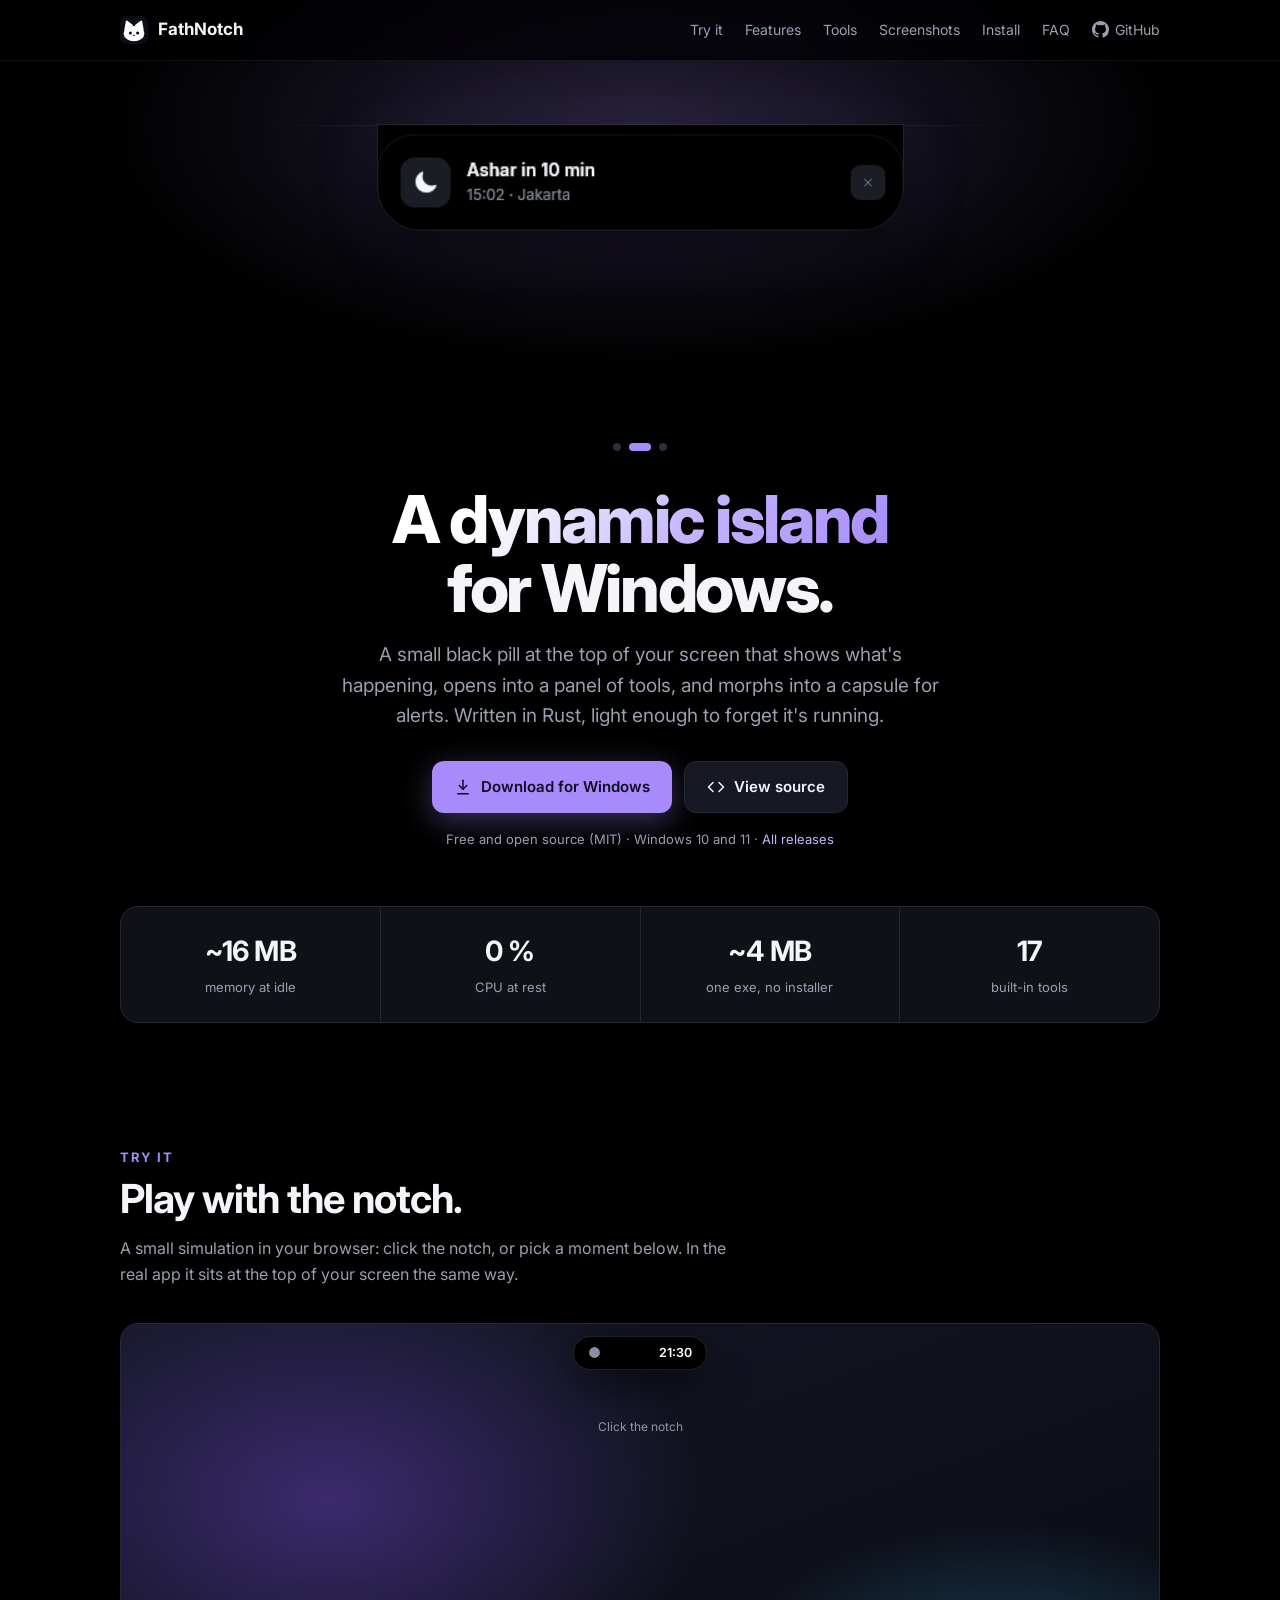
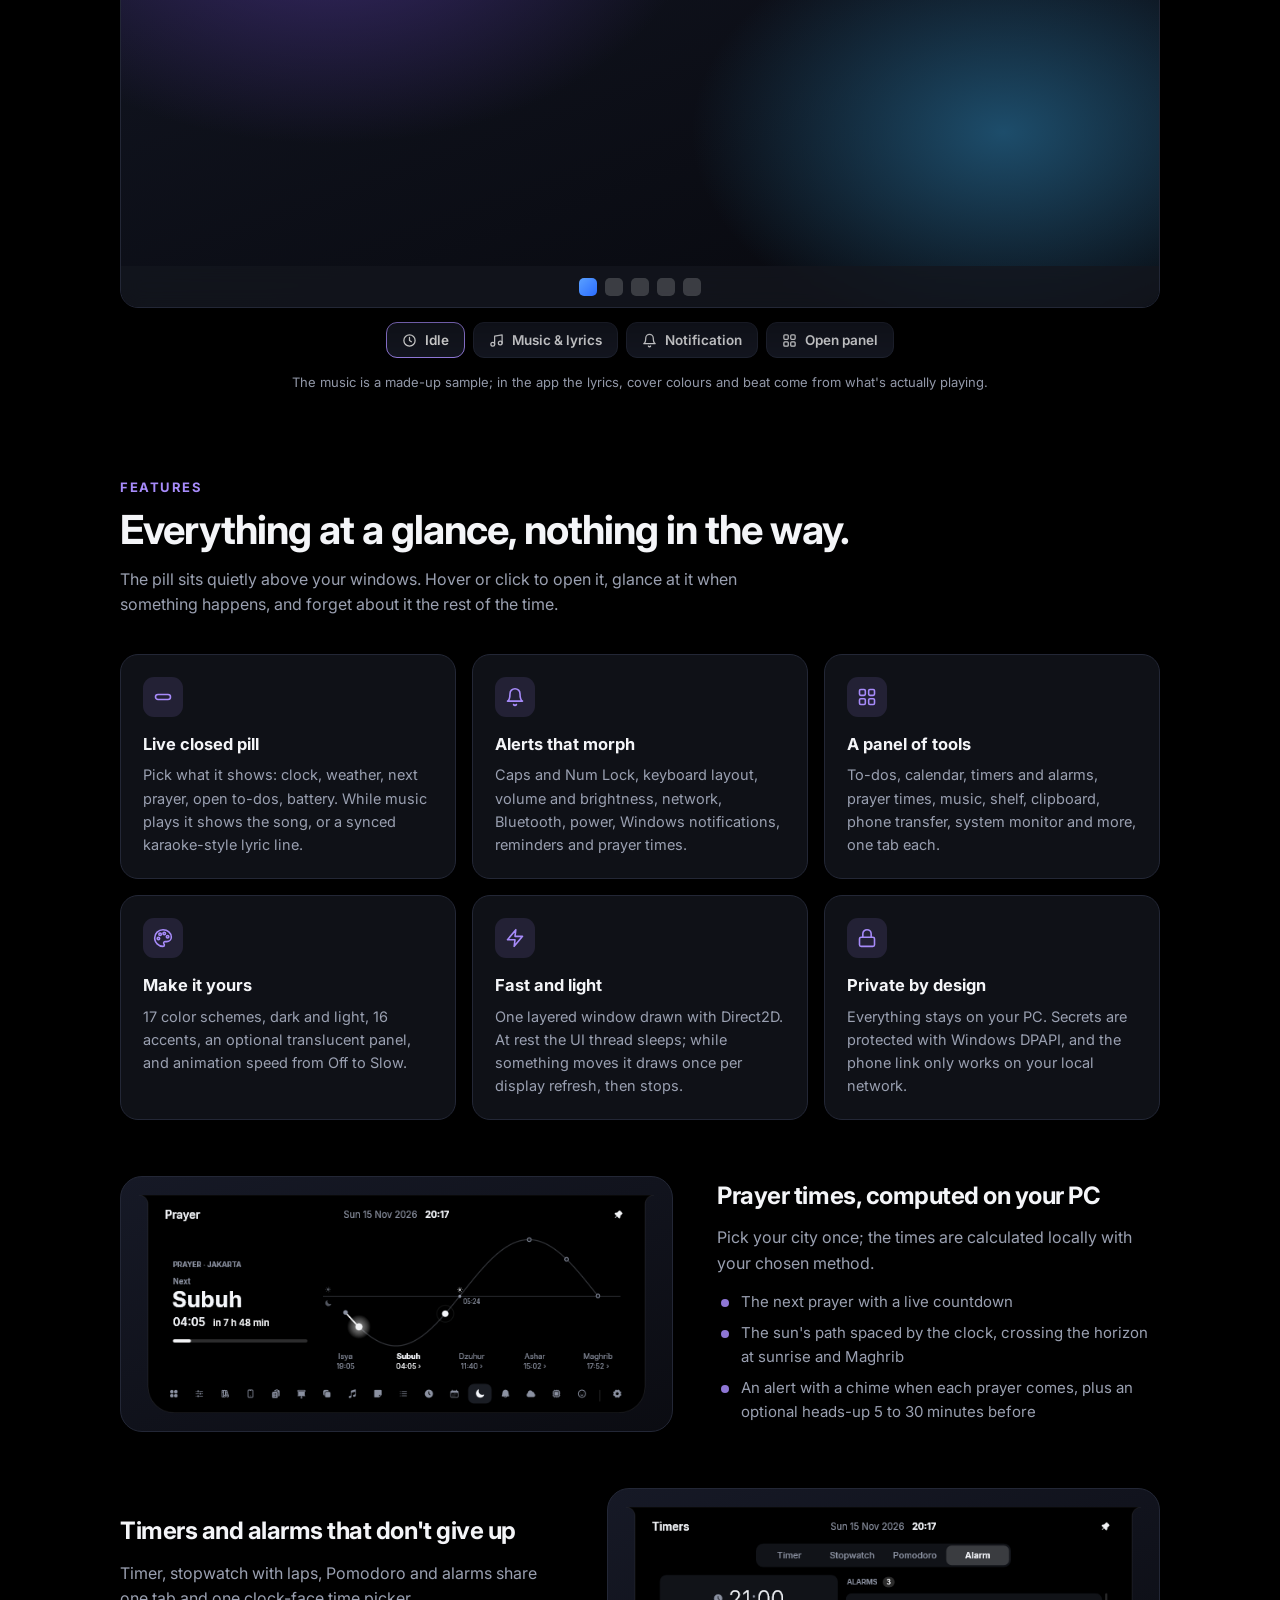
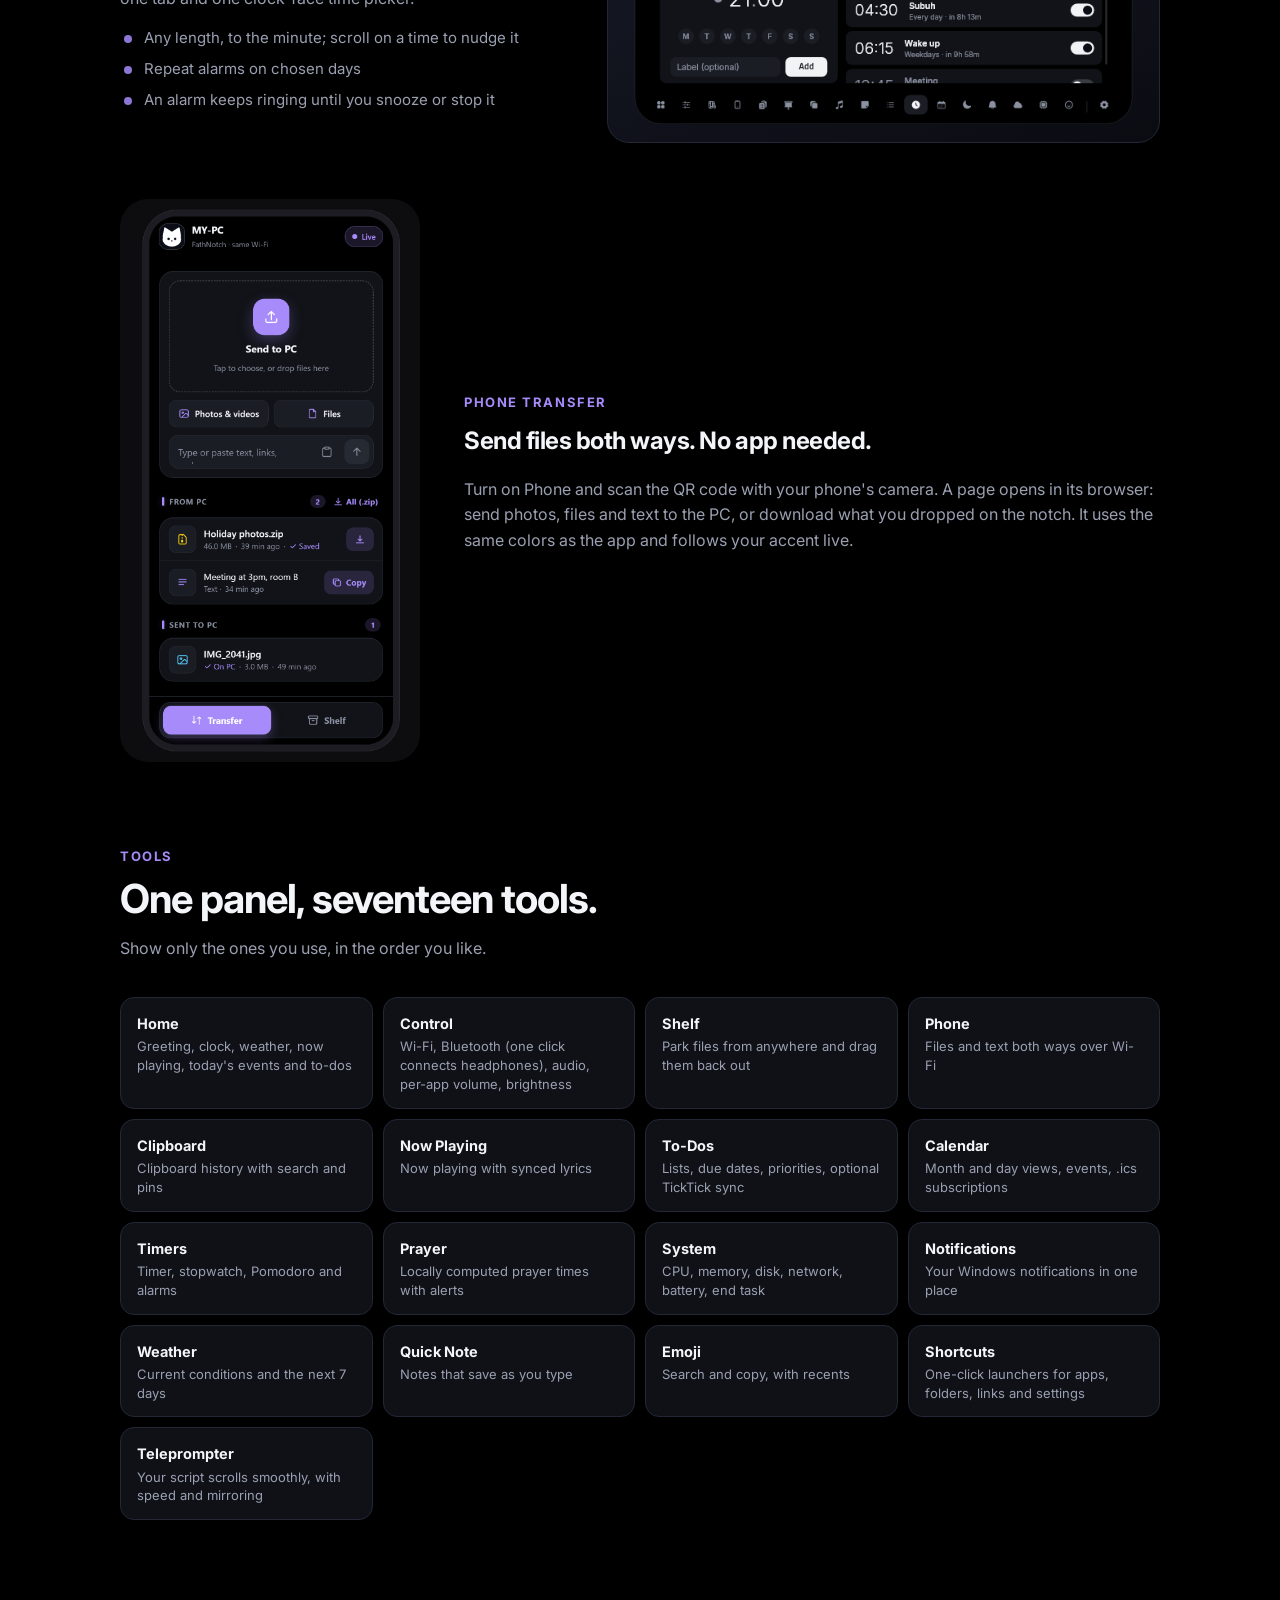
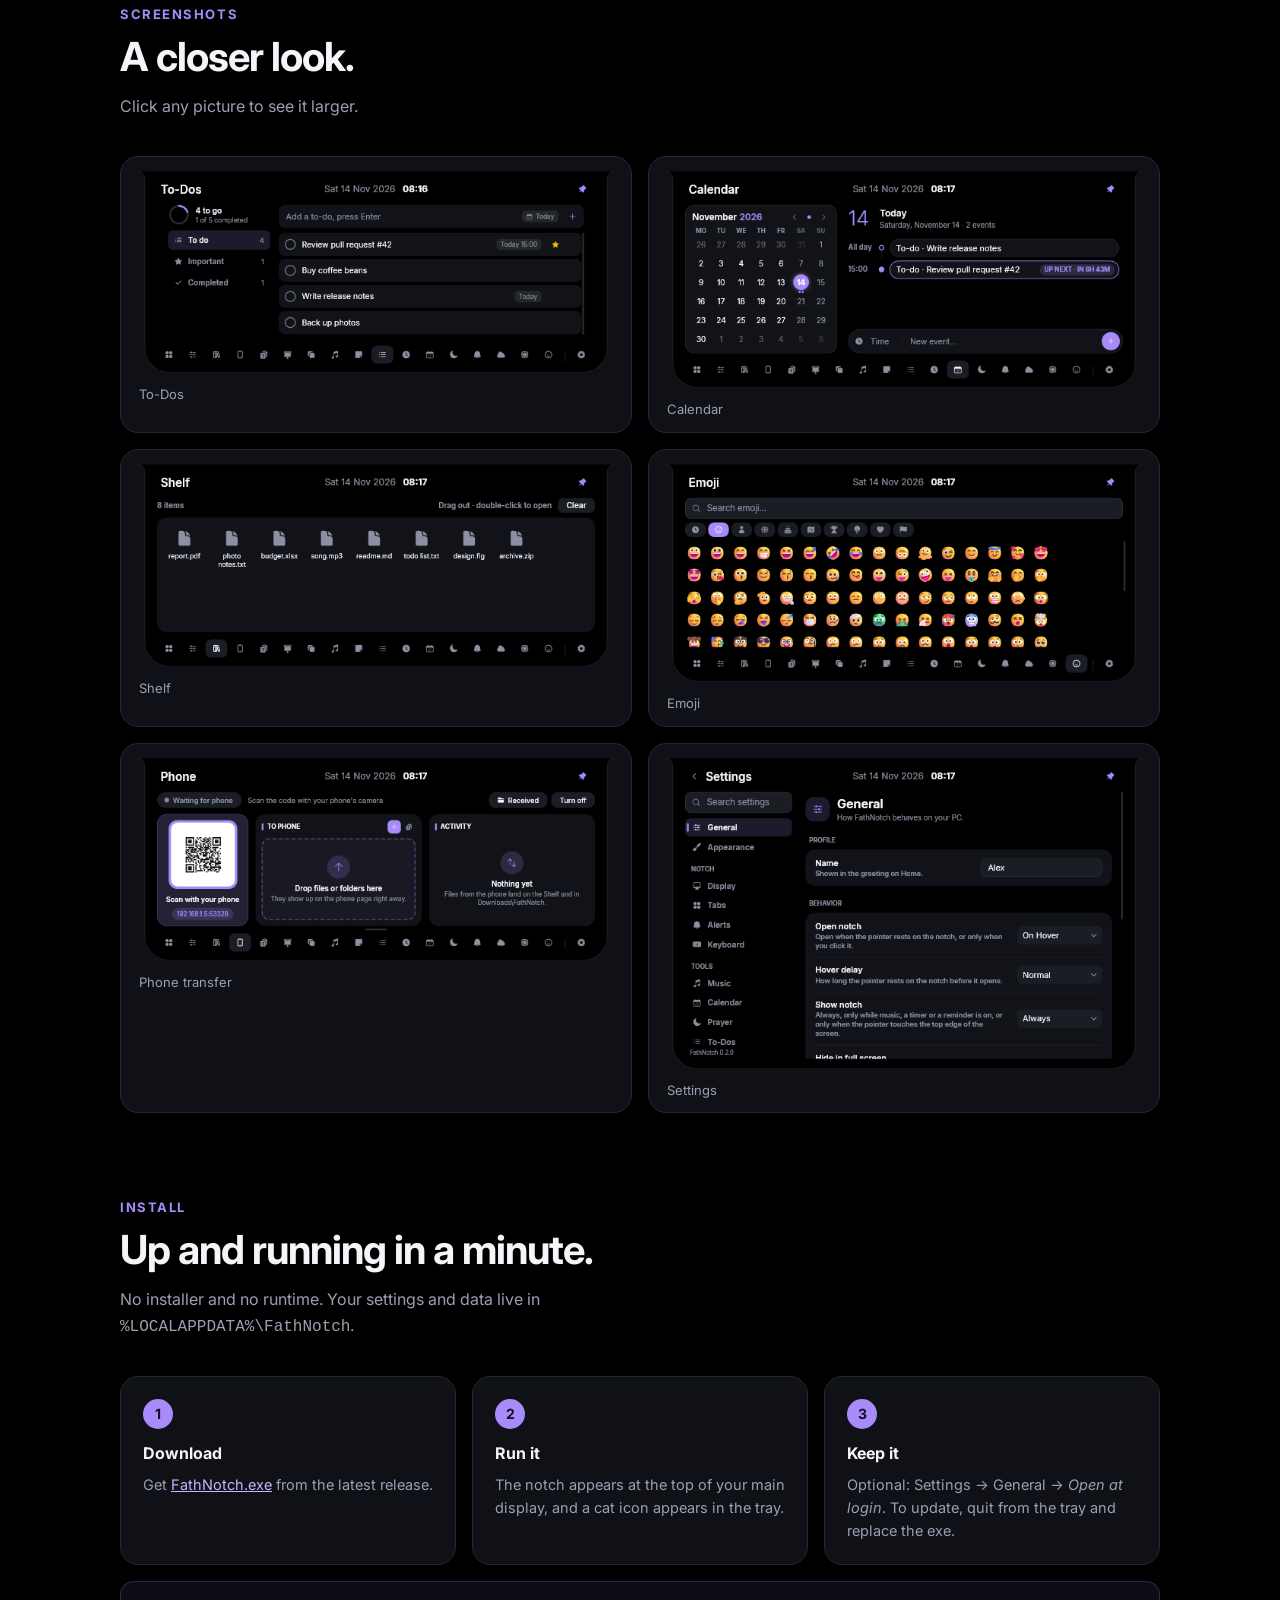
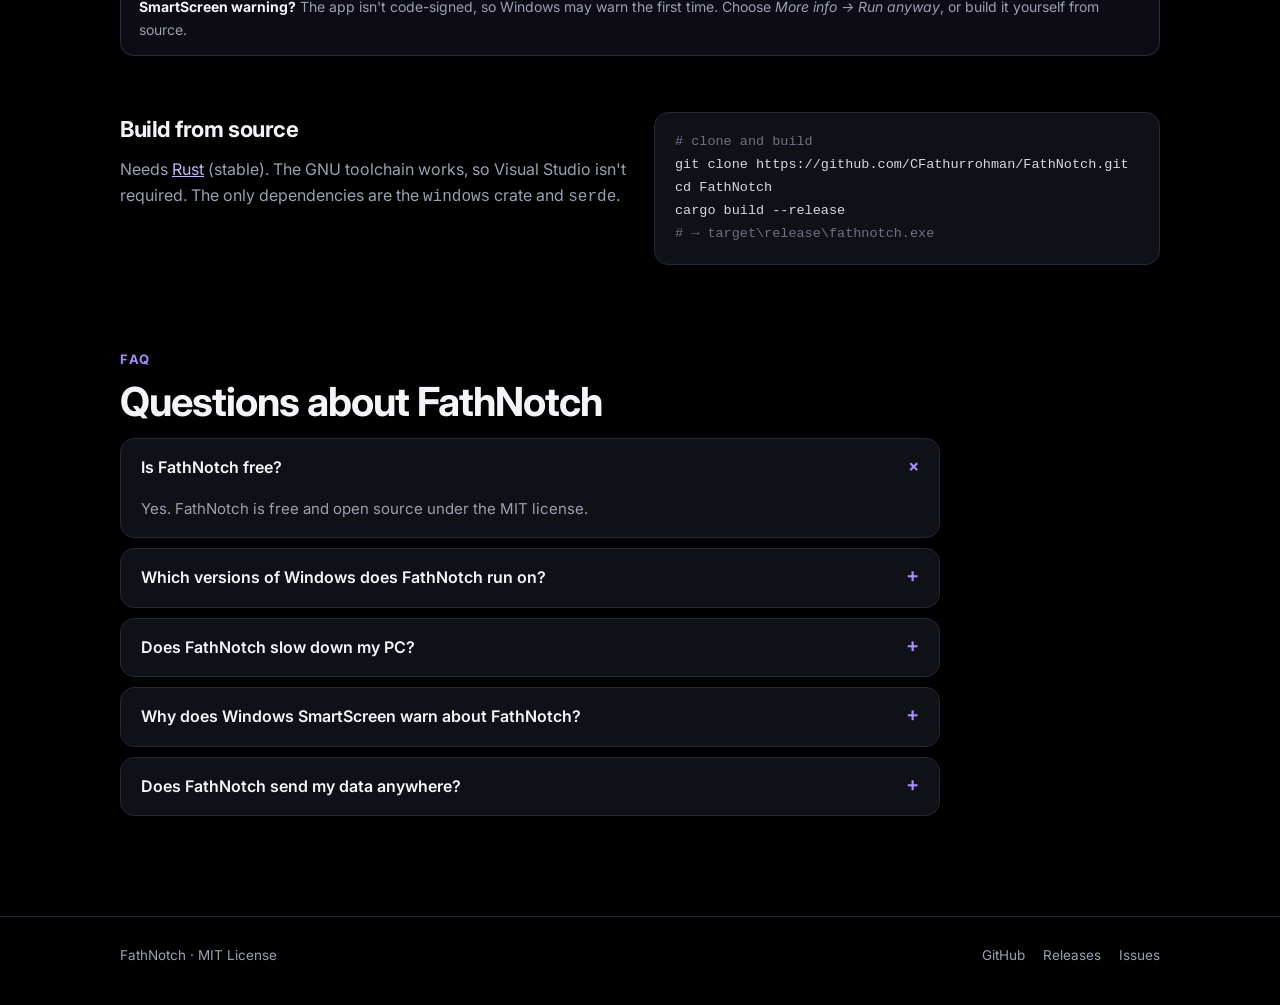
<file: docs/index.html>
<!doctype html>
<html lang="en">
<head>
<meta charset="utf-8">
<meta name="viewport" content="width=device-width, initial-scale=1">
<title>FathNotch: Free Dynamic Island for Windows 10 and 11</title>
<meta name="description" content="FathNotch is a free, open-source dynamic island for Windows 10 and 11: music with lyrics, alerts, to-dos, calendar, timers and prayer times in a notch.">
<meta name="keywords" content="dynamic island for Windows, Windows notch, dynamic island Windows 11, Windows 10 dynamic island, notch app, prayer times Windows, desktop widget, open source, Rust">
<meta name="author" content="CFathurrohman">
<meta name="robots" content="index, follow, max-image-preview:large">
<link rel="canonical" href="https://cfathurrohman.github.io/FathNotch/">

<meta property="og:type" content="website">
<meta property="og:site_name" content="FathNotch">
<meta property="og:url" content="https://cfathurrohman.github.io/FathNotch/">
<meta property="og:title" content="FathNotch: Free Dynamic Island for Windows">
<meta property="og:description" content="A light, fast dynamic island for Windows 10 and 11, written in Rust. Music, alerts, to-dos, calendar, timers and prayer times in a notch at the top of your screen.">
<meta property="og:image" content="https://cfathurrohman.github.io/FathNotch/images/og.png">
<meta property="og:image:width" content="1200">
<meta property="og:image:height" content="630">
<meta property="og:image:alt" content="FathNotch, a dynamic island for Windows, open on the Prayer tab">
<meta property="og:locale" content="en_US">
<meta name="twitter:card" content="summary_large_image">
<meta name="twitter:title" content="FathNotch: Free Dynamic Island for Windows">
<meta name="twitter:description" content="A light, fast dynamic island for Windows 10 and 11, written in Rust.">
<meta name="twitter:image" content="https://cfathurrohman.github.io/FathNotch/images/og.png">

<meta name="theme-color" content="#000000">
<link rel="icon" href="icon.svg" type="image/svg+xml">
<link rel="icon" href="images/icon.png" type="image/png" sizes="512x512">
<link rel="apple-touch-icon" href="images/icon.png">
<link rel="preload" href="images/pill.png" as="image">
<script type="application/ld+json">
{
  "@context": "https://schema.org",
  "@type": "SoftwareApplication",
  "name": "FathNotch",
  "description": "A light, fast dynamic island for Windows: a notch at the top of the screen that shows what's happening, opens into a panel of tools and morphs into a capsule for alerts.",
  "url": "https://cfathurrohman.github.io/FathNotch/",
  "downloadUrl": "https://github.com/CFathurrohman/FathNotch/releases/latest/download/FathNotch.exe",
  "applicationCategory": "UtilitiesApplication",
  "operatingSystem": "Windows 10, Windows 11",
  "softwareVersion": "0.2.16",
  "fileSize": "4MB",
  "license": "https://opensource.org/licenses/MIT",
  "isAccessibleForFree": true,
  "offers": { "@type": "Offer", "price": "0", "priceCurrency": "USD" },
  "image": "https://cfathurrohman.github.io/FathNotch/images/og.png",
  "screenshot": [
    "https://cfathurrohman.github.io/FathNotch/images/prayer.png",
    "https://cfathurrohman.github.io/FathNotch/images/alarm.png",
    "https://cfathurrohman.github.io/FathNotch/images/todos.png",
    "https://cfathurrohman.github.io/FathNotch/images/calendar.png"
  ],
  "featureList": [
    "Live closed pill with clock, weather, next prayer, to-dos and battery",
    "Now playing with synced lyrics",
    "Alerts for volume, brightness, network, Bluetooth, notifications and reminders",
    "To-dos, calendar, timers and alarms",
    "Locally computed prayer times with alerts",
    "Phone file transfer over Wi-Fi"
  ],
  "codeRepository": "https://github.com/CFathurrohman/FathNotch",
  "programmingLanguage": "Rust",
  "author": { "@type": "Person", "name": "CFathurrohman", "url": "https://github.com/CFathurrohman" }
}
</script>
<script type="application/ld+json">
{
  "@context": "https://schema.org",
  "@type": "FAQPage",
  "mainEntity": [
    {
      "@type": "Question",
      "name": "Is FathNotch free?",
      "acceptedAnswer": { "@type": "Answer", "text": "Yes. FathNotch is free and open source under the MIT license." }
    },
    {
      "@type": "Question",
      "name": "Which versions of Windows does FathNotch run on?",
      "acceptedAnswer": { "@type": "Answer", "text": "Windows 10 and Windows 11. It is a single exe with no installer and no runtime to install." }
    },
    {
      "@type": "Question",
      "name": "Does FathNotch slow down my PC?",
      "acceptedAnswer": { "@type": "Answer", "text": "No. At idle it uses about 16 MB of memory and 0 % CPU; it only draws while something animates." }
    },
    {
      "@type": "Question",
      "name": "Why does Windows SmartScreen warn about FathNotch?",
      "acceptedAnswer": { "@type": "Answer", "text": "The app is not code-signed, so Windows may warn the first time. Choose More info, then Run anyway, or build it from source." }
    },
    {
      "@type": "Question",
      "name": "Does FathNotch send my data anywhere?",
      "acceptedAnswer": { "@type": "Answer", "text": "No. Everything stays on your PC in %LOCALAPPDATA%\\FathNotch, secrets are protected with Windows DPAPI, and the phone link only works on your local network." }
    }
  ]
}
</script>
<link rel="preconnect" href="https://fonts.googleapis.com">
<link rel="preconnect" href="https://fonts.gstatic.com" crossorigin>
<link href="https://fonts.googleapis.com/css2?family=Inter:wght@400;500;600;700;800&display=swap" rel="stylesheet">
<link rel="stylesheet" href="sim.css">
<style>
  :root {
    --bg: #000;
    --surface: #0f1117;
    --surface-2: #161924;
    --line: #232736;
    --text: #f4f5f8;
    --sub: #9aa0b1;
    --accent: #a78bfa;
    --accent-2: #c4b5fd;
    --ease: cubic-bezier(.32, 1.25, .45, 1);
    --max: 1080px;
  }
  * { box-sizing: border-box; }
  html { scroll-behavior: smooth; }
  body {
    margin: 0;
    background: var(--bg);
    color: var(--text);
    font: 16px/1.6 Inter, system-ui, -apple-system, "Segoe UI", sans-serif;
    -webkit-font-smoothing: antialiased;
    overflow-x: hidden;
  }
  a { color: inherit; }
  img { max-width: 100%; height: auto; display: block; }
  .wrap { max-width: var(--max); margin: 0 auto; padding: 0 20px; }

  /* ---------- top bar */
  header.top {
    position: sticky; top: 0; z-index: 10;
    background: rgba(0, 0, 0, .72);
    backdrop-filter: saturate(160%) blur(14px);
    -webkit-backdrop-filter: saturate(160%) blur(14px);
    border-bottom: 1px solid rgba(255, 255, 255, .06);
  }
  header.top .wrap { display: flex; align-items: center; gap: 24px; height: 60px; }
  .brand { display: flex; align-items: center; gap: 10px; font-weight: 700; text-decoration: none; font-size: 17px; }
  .brand img { width: 28px; height: 28px; border-radius: 7px; }
  nav { display: flex; gap: 22px; margin-left: auto; font-size: 14px; color: var(--sub); }
  nav a { text-decoration: none; transition: color .2s; }
  nav a:hover { color: var(--text); }
  .gh { display: inline-flex; align-items: center; gap: 6px; }
  .gh svg { width: 17px; height: 17px; fill: currentColor; }

  /* ---------- hero */
  .hero { position: relative; text-align: center; padding: 64px 0 40px; }
  .hero::before {
    content: ""; position: absolute; inset: -120px 0 auto; height: 620px; z-index: -1;
    background: radial-gradient(60% 55% at 50% 30%, rgba(167, 139, 250, .22), transparent 70%);
  }
  .stage {
    height: 300px; display: flex; justify-content: center; align-items: flex-start;
    margin: 0 auto 36px; position: relative;
  }
  .screen-edge {
    position: absolute; top: 0; left: 50%; transform: translateX(-50%);
    width: min(760px, 100%); height: 1px;
    background: linear-gradient(90deg, transparent, rgba(255, 255, 255, .18), transparent);
  }
  .island {
    position: relative; background: #000; overflow: hidden;
    width: 337px; height: 36px; border-radius: 0 0 18px 18px;
    box-shadow: 0 0 0 1px rgba(255, 255, 255, .07), 0 20px 50px rgba(0, 0, 0, .6), 0 0 80px rgba(167, 139, 250, .12);
    transition: width .62s var(--ease), height .62s var(--ease), border-radius .62s var(--ease);
  }
  .island > div {
    position: absolute; inset: 0; display: flex; align-items: center; justify-content: center;
    opacity: 0; transition: opacity .3s ease; pointer-events: none;
  }
  .island.pill   > .s-pill,
  .island.alert  > .s-alert,
  .island.panel  > .s-panel { opacity: 1; transition-delay: .22s; }
  .island.alert { width: min(525px, calc(100vw - 40px)); height: calc(min(525px, calc(100vw - 40px)) / 5); border-radius: 0 0 44px 44px; }
  .island.panel { width: min(630px, calc(100vw - 32px)); height: calc(min(630px, calc(100vw - 32px)) * 266 / 630); border-radius: 0 0 26px 26px; }
  /* The pill and the alert are real screenshots of the app (demo data). */
  .s-pill img, .s-alert img { width: 100%; height: 100%; }
  .s-panel img { width: 100%; height: 100%; object-fit: cover; object-position: top; }
  .stage-dots { display: flex; justify-content: center; gap: 8px; margin: -18px 0 34px; }
  .stage-dots button {
    width: 8px; height: 8px; border-radius: 4px; border: 0; padding: 0; background: #2a2e3c; cursor: pointer;
    transition: width .3s ease, background .3s ease;
  }
  .stage-dots button.on { width: 22px; background: var(--accent); }

  h1 { font-size: clamp(38px, 6.4vw, 66px); line-height: 1.04; letter-spacing: -.035em; margin: 0 0 18px; font-weight: 800; }
  h1 .grad { background: linear-gradient(120deg, #fff 20%, var(--accent-2) 60%, var(--accent)); -webkit-background-clip: text; background-clip: text; color: transparent; }
  .lead { max-width: 620px; margin: 0 auto 30px; color: var(--sub); font-size: clamp(16px, 2.1vw, 19px); }
  .cta { display: flex; gap: 12px; justify-content: center; flex-wrap: wrap; }
  .btn {
    display: inline-flex; align-items: center; gap: 9px; padding: 13px 22px; border-radius: 12px;
    font-weight: 600; font-size: 15px; text-decoration: none;
    transition: transform .2s ease, box-shadow .2s ease, background .2s ease;
  }
  .btn svg { width: 18px; height: 18px; stroke: currentColor; fill: none; stroke-width: 2; stroke-linecap: round; stroke-linejoin: round; }
  .btn.primary { background: var(--accent); color: #120c24; box-shadow: 0 8px 30px rgba(167, 139, 250, .35); }
  .btn.primary:hover { transform: translateY(-2px); box-shadow: 0 12px 36px rgba(167, 139, 250, .45); }
  .btn.ghost { background: var(--surface-2); border: 1px solid var(--line); }
  .btn.ghost:hover { background: #1d2130; transform: translateY(-2px); }
  .meta { margin-top: 16px; font-size: 13px; color: var(--sub); }
  .meta a { color: var(--accent-2); text-decoration: none; }

  /* ---------- stats */
  .stats { display: grid; grid-template-columns: repeat(4, 1fr); gap: 1px; background: var(--line); border: 1px solid var(--line); border-radius: 18px; overflow: hidden; margin: 56px 0 0; }
  .stats div { background: var(--surface); padding: 22px 18px; text-align: center; }
  .stats b { display: block; font-size: 28px; letter-spacing: -.02em; }
  .stats span { font-size: 13px; color: var(--sub); }

  /* ---------- sections */
  section { padding: 84px 0 0; }
  .eyebrow { color: var(--accent); font-size: 13px; font-weight: 700; letter-spacing: .12em; text-transform: uppercase; margin: 0 0 10px; }
  h2 { font-size: clamp(28px, 4vw, 40px); letter-spacing: -.025em; line-height: 1.12; margin: 0 0 14px; }
  .sec-lead { color: var(--sub); max-width: 620px; margin: 0 0 36px; }

  .grid { display: grid; grid-template-columns: repeat(3, 1fr); gap: 16px; }
  .card {
    background: var(--surface); border: 1px solid var(--line); border-radius: 18px; padding: 22px;
    transition: transform .25s ease, border-color .25s ease;
  }
  .card:hover { transform: translateY(-3px); border-color: #34394c; }
  .card .ic { width: 40px; height: 40px; border-radius: 11px; background: rgba(167, 139, 250, .13); display: grid; place-items: center; margin-bottom: 14px; }
  .card .ic svg { width: 20px; height: 20px; stroke: var(--accent); fill: none; stroke-width: 1.9; stroke-linecap: round; stroke-linejoin: round; }
  .card h3 { margin: 0 0 6px; font-size: 16.5px; }
  .card p { margin: 0; color: var(--sub); font-size: 14.5px; }

  /* showcase rows */
  .show { display: grid; grid-template-columns: 1.25fr 1fr; gap: 44px; align-items: center; margin-top: 56px; }
  .show.flip { grid-template-columns: 1fr 1.25fr; }
  .show.flip .shot { order: 2; }
  .shot {
    border-radius: 22px; padding: 18px; background: linear-gradient(160deg, #161926, #0b0c12);
    border: 1px solid var(--line); box-shadow: 0 30px 70px rgba(0, 0, 0, .5);
  }
  .shot img { width: 100%; border-radius: 0 0 14px 14px; }
  .show h3 { font-size: 24px; letter-spacing: -.02em; margin: 0 0 10px; }
  .show p { color: var(--sub); margin: 0 0 14px; }
  .show ul { margin: 0; padding: 0; list-style: none; color: var(--sub); font-size: 15px; }
  .show li { padding-left: 24px; position: relative; margin: 7px 0; }
  .show li::before { content: ""; position: absolute; left: 4px; top: 9px; width: 8px; height: 8px; border-radius: 50%; background: var(--accent); opacity: .85; }

  /* tools table */
  .tools { display: grid; grid-template-columns: repeat(4, 1fr); gap: 10px; }
  .tool { background: var(--surface); border: 1px solid var(--line); border-radius: 14px; padding: 14px 16px; }
  .tool b { display: block; font-size: 14.5px; margin-bottom: 2px; }
  .tool span { font-size: 13px; color: var(--sub); line-height: 1.45; display: block; }

  /* gallery */
  .gallery { display: grid; grid-template-columns: repeat(2, 1fr); gap: 16px; }
  .gallery figure { margin: 0; background: var(--surface); border: 1px solid var(--line); border-radius: 18px; padding: 14px 14px 10px; }
  .gallery img { border-radius: 0 0 12px 12px; cursor: zoom-in; }
  .gallery figcaption { font-size: 13px; color: var(--sub); padding: 10px 4px 2px; }
  .phone-row { display: grid; grid-template-columns: 300px 1fr; gap: 44px; align-items: center; margin-top: 56px; }
  .phone-row img { border-radius: 28px; box-shadow: 0 30px 70px rgba(0, 0, 0, .55); }

  /* install */
  .steps { counter-reset: s; display: grid; grid-template-columns: repeat(3, 1fr); gap: 16px; }
  .step { background: var(--surface); border: 1px solid var(--line); border-radius: 18px; padding: 22px; position: relative; }
  .step::before {
    counter-increment: s; content: counter(s);
    display: grid; place-items: center; width: 30px; height: 30px; border-radius: 50%;
    background: var(--accent); color: #120c24; font-weight: 700; font-size: 14px; margin-bottom: 12px;
  }
  .step h3 { margin: 0 0 6px; font-size: 16px; }
  .step p { margin: 0; color: var(--sub); font-size: 14.5px; }
  .note { margin-top: 16px; padding: 14px 18px; border-radius: 14px; background: rgba(167, 139, 250, .08); border: 1px solid rgba(167, 139, 250, .22); color: var(--sub); font-size: 14px; }
  .note b { color: var(--text); }
  pre {
    background: var(--surface); border: 1px solid var(--line); border-radius: 14px; padding: 18px 20px;
    overflow-x: auto; font: 13.5px/1.7 ui-monospace, "Cascadia Code", Consolas, monospace; color: #d6d9e4; margin: 0;
  }
  pre .c { color: #6b7186; }
  .two { display: grid; grid-template-columns: 1fr 1fr; gap: 28px; align-items: start; }

  .faq { display: grid; gap: 10px; max-width: 820px; }
  .faq details { background: var(--surface); border: 1px solid var(--line); border-radius: 14px; padding: 0 20px; }
  .faq summary { cursor: pointer; list-style: none; padding: 16px 0; font-weight: 600; display: flex; justify-content: space-between; gap: 16px; }
  .faq summary::-webkit-details-marker { display: none; }
  .faq summary::after { content: "+"; color: var(--accent); font-size: 20px; line-height: 1; transition: transform .25s ease; }
  .faq details[open] summary::after { transform: rotate(45deg); }
  .faq details p { margin: 0 0 16px; color: var(--sub); font-size: 15px; }

  footer { margin-top: 100px; border-top: 1px solid var(--line); padding: 28px 0 40px; color: var(--sub); font-size: 13.5px; }
  footer .wrap { display: flex; gap: 16px; align-items: center; flex-wrap: wrap; }
  footer .links { margin-left: auto; display: flex; gap: 18px; }
  footer a { text-decoration: none; }
  footer a:hover { color: var(--text); }

  /* reveal on scroll */
  .reveal { opacity: 0; transform: translateY(22px); transition: opacity .7s ease, transform .7s cubic-bezier(.2, .8, .2, 1); }
  .reveal.in { opacity: 1; transform: none; }

  /* lightbox */
  .lb { position: fixed; inset: 0; background: rgba(0, 0, 0, .86); display: none; place-items: center; z-index: 50; padding: 24px; cursor: zoom-out; }
  .lb.open { display: grid; }
  .lb img { max-width: min(1100px, 100%); max-height: 90vh; border-radius: 14px; }

  @media (max-width: 900px) {
    .grid, .steps { grid-template-columns: 1fr 1fr; }
    .tools { grid-template-columns: 1fr 1fr; }
    .show, .show.flip, .phone-row, .two { grid-template-columns: 1fr; gap: 24px; }
    .show.flip .shot { order: 0; }
    .phone-row img { max-width: 280px; margin: 0 auto; }
  }
  @media (max-width: 620px) {
    nav a:not(.gh) { display: none; }
    .grid, .steps, .gallery { grid-template-columns: 1fr; }
    .stats { grid-template-columns: 1fr 1fr; }
    .stage { height: calc((100vw - 32px) * 266 / 630 + 20px); min-height: 110px; }
    section { padding-top: 64px; }
  }
  @media (prefers-reduced-motion: reduce) {
    *, *::before, *::after { transition-duration: 0s !important; animation: none !important; }
    .reveal { opacity: 1; transform: none; }
  }
</style>
</head>
<body>

<header class="top">
  <div class="wrap">
    <a class="brand" href="#"><img src="icon.svg" alt="">FathNotch</a>
    <nav>
      <a href="#try">Try it</a>
      <a href="#features">Features</a>
      <a href="#tools">Tools</a>
      <a href="#screenshots">Screenshots</a>
      <a href="#install">Install</a>
      <a href="#faq">FAQ</a>
      <a class="gh" href="https://github.com/CFathurrohman/FathNotch" aria-label="GitHub">
        <svg viewBox="0 0 16 16" aria-hidden="true"><path d="M8 0C3.58 0 0 3.58 0 8c0 3.54 2.29 6.53 5.47 7.59.4.07.55-.17.55-.38 0-.19-.01-.82-.01-1.49-2.01.37-2.53-.49-2.69-.94-.09-.23-.48-.94-.82-1.13-.28-.15-.68-.52-.01-.53.63-.01 1.08.58 1.23.82.72 1.21 1.87.87 2.33.66.07-.52.28-.87.51-1.07-1.78-.2-3.64-.89-3.64-3.95 0-.87.31-1.59.82-2.15-.08-.2-.36-1.02.08-2.12 0 0 .67-.21 2.2.82.64-.18 1.32-.27 2-.27.68 0 1.36.09 2 .27 1.53-1.04 2.2-.82 2.2-.82.44 1.1.16 1.92.08 2.12.51.56.82 1.27.82 2.15 0 3.07-1.87 3.75-3.65 3.95.29.25.54.73.54 1.48 0 1.07-.01 1.93-.01 2.2 0 .21.15.46.55.38A8.013 8.013 0 0016 8c0-4.42-3.58-8-8-8z"/></svg>
        GitHub
      </a>
    </nav>
  </div>
</header>

<main>
  <div class="hero">
    <div class="wrap">
      <div class="stage" aria-hidden="true">
        <div class="screen-edge"></div>
        <div class="island pill" id="island">
          <div class="s-pill"><img src="images/pill.png" width="270" height="29" alt=""></div>
          <div class="s-alert"><img src="images/prayer-alert.png" width="420" height="84" alt=""></div>
          <div class="s-panel"><img id="panelImg" src="images/prayer.png" width="630" height="266" alt=""></div>
        </div>
      </div>
      <div class="stage-dots" id="dots">
        <button class="on" aria-label="Closed pill"></button>
        <button aria-label="Alert"></button>
        <button aria-label="Open panel"></button>
      </div>

      <h1><span class="grad">A dynamic island</span><br>for Windows.</h1>
      <p class="lead">A small black pill at the top of your screen that shows what's happening, opens into a panel of tools, and morphs into a capsule for alerts. Written in Rust, light enough to forget it's running.</p>
      <div class="cta">
        <a class="btn primary" href="https://github.com/CFathurrohman/FathNotch/releases/latest/download/FathNotch.exe">
          <svg viewBox="0 0 24 24"><path d="M12 3v12"/><path d="m7 10 5 5 5-5"/><path d="M5 21h14"/></svg>
          Download for Windows
        </a>
        <a class="btn ghost" href="https://github.com/CFathurrohman/FathNotch">
          <svg viewBox="0 0 24 24"><path d="m16 18 6-6-6-6"/><path d="m8 6-6 6 6 6"/></svg>
          View source
        </a>
      </div>
      <p class="meta">Free and open source (MIT) · Windows 10 and 11 · <a href="https://github.com/CFathurrohman/FathNotch/releases">All releases</a></p>

      <div class="stats reveal">
        <div><b>~16 MB</b><span>memory at idle</span></div>
        <div><b>0 %</b><span>CPU at rest</span></div>
        <div><b>~4 MB</b><span>one exe, no installer</span></div>
        <div><b>17</b><span>built-in tools</span></div>
      </div>
    </div>
  </div>

  <section id="try">
    <div class="wrap">
      <p class="eyebrow reveal">Try it</p>
      <h2 class="reveal">Play with the notch.</h2>
      <p class="sec-lead reveal">A small simulation in your browser: click the notch, or pick a moment below. In the real app it sits at the top of your screen the same way.</p>
      <div class="sim-wrap reveal">
        <div class="sim-screen" id="simScreen">
          <div class="sim-notch idle" id="simNotch" role="button" aria-label="FathNotch simulation">
            <div class="st st-idle">
              <svg viewBox="0 0 24 24" aria-hidden="true"><path d="M12 2a10 10 0 1 0 0 20 10 10 0 0 0 0-20zm1 10.6V6h-2v7.4l5 3 1-1.7-4-2.1z"/></svg>
              <span id="simClock">12:00</span>
            </div>
            <div class="st st-music">
              <canvas id="simAurora" aria-hidden="true"></canvas>
              <span class="art"></span>
              <div class="line" id="simLine">City lights are humming low<b id="simSung"></b></div>
              <div class="eq" id="simEq"><span></span><span></span><span></span><span></span></div>
            </div>
            <div class="st st-alert">
              <div class="tile"><svg viewBox="0 0 24 24" aria-hidden="true"><path d="M9.5 1.7a.75.75 0 0 1 .2.8A8.3 8.3 0 0 0 9 6a9 9 0 0 0 9 9 8.3 8.3 0 0 0 3.5-.7.75.75 0 0 1 1 1A10.5 10.5 0 1 1 8.7 1.6a.75.75 0 0 1 .8.1z"/></svg></div>
              <div class="tx">Ashar in 10 min<small>15:02 · Jakarta</small></div>
              <div class="x">✕</div>
            </div>
            <div class="st st-open">
              <div class="head"><b>FathNotch</b><span>Click a tab · click outside to close</span></div>
              <div class="body" id="simBody"><img id="simPanelImg" src="images/prayer.png" alt="Prayer tab"></div>
              <div class="tabs" id="simTabs">
                <button data-img="images/prayer.png" aria-label="Prayer"><svg viewBox="0 0 24 24"><path d="M21 12.8A9 9 0 1 1 11.2 3a7 7 0 0 0 9.8 9.8z"/></svg></button>
                <button data-img="images/alarm.png" aria-label="Timers"><svg viewBox="0 0 24 24"><circle cx="12" cy="12" r="9"/><path d="M12 7v5l3 2"/></svg></button>
                <button data-img="images/todos.png" aria-label="To-Dos"><svg viewBox="0 0 24 24"><path d="M9 6h11M9 12h11M9 18h11M4 6h.01M4 12h.01M4 18h.01"/></svg></button>
                <button data-img="images/calendar.png" aria-label="Calendar"><svg viewBox="0 0 24 24"><rect x="3" y="5" width="18" height="16" rx="2"/><path d="M16 3v4M8 3v4M3 10h18"/></svg></button>
                <button data-img="images/shelf.png" aria-label="Shelf"><svg viewBox="0 0 24 24"><path d="M3 7h18v13H3zM3 7l2-4h14l2 4M9 11h6"/></svg></button>
                <button data-img="images/emoji.png" aria-label="Emoji"><svg viewBox="0 0 24 24"><circle cx="12" cy="12" r="9"/><path d="M8 14s1.5 2 4 2 4-2 4-2M9 9h.01M15 9h.01"/></svg></button>
                <button data-img="images/phone.png" aria-label="Phone"><svg viewBox="0 0 24 24"><rect x="7" y="2" width="10" height="20" rx="2"/><path d="M11 18h2"/></svg></button>
                <button data-img="images/settings.png" aria-label="Settings"><svg viewBox="0 0 24 24"><circle cx="12" cy="12" r="3"/><path d="M19.4 15a1.7 1.7 0 0 0 .3 1.8l.1.1a2 2 0 1 1-2.8 2.8l-.1-.1a1.7 1.7 0 0 0-1.8-.3 1.7 1.7 0 0 0-1 1.5V21a2 2 0 1 1-4 0v-.1a1.7 1.7 0 0 0-1.1-1.5 1.7 1.7 0 0 0-1.8.3l-.1.1a2 2 0 1 1-2.8-2.8l.1-.1a1.7 1.7 0 0 0 .3-1.8 1.7 1.7 0 0 0-1.5-1H3a2 2 0 1 1 0-4h.1a1.7 1.7 0 0 0 1.5-1.1 1.7 1.7 0 0 0-.3-1.8l-.1-.1a2 2 0 1 1 2.8-2.8l.1.1a1.7 1.7 0 0 0 1.8.3H9a1.7 1.7 0 0 0 1-1.5V3a2 2 0 1 1 4 0v.1a1.7 1.7 0 0 0 1 1.5 1.7 1.7 0 0 0 1.8-.3l.1-.1a2 2 0 1 1 2.8 2.8l-.1.1a1.7 1.7 0 0 0-.3 1.8V9a1.7 1.7 0 0 0 1.5 1H21a2 2 0 1 1 0 4h-.1a1.7 1.7 0 0 0-1.5 1z"/></svg></button>
              </div>
            </div>
          </div>
          <div class="sim-hint" id="simHint">Click the notch</div>
          <div class="sim-taskbar"><i></i><i></i><i></i><i></i><i></i></div>
        </div>
        <div class="sim-controls">
          <button data-state="idle"><svg viewBox="0 0 24 24"><circle cx="12" cy="12" r="9"/><path d="M12 7v5l3 2"/></svg>Idle</button>
          <button data-state="music"><svg viewBox="0 0 24 24"><path d="M9 18V5l12-2v13"/><circle cx="6" cy="18" r="3"/><circle cx="18" cy="16" r="3"/></svg>Music &amp; lyrics</button>
          <button data-state="alert"><svg viewBox="0 0 24 24"><path d="M6 8a6 6 0 0 1 12 0c0 7 3 9 3 9H3s3-2 3-9"/><path d="M10.3 21a1.94 1.94 0 0 0 3.4 0"/></svg>Notification</button>
          <button data-state="open"><svg viewBox="0 0 24 24"><rect x="3" y="3" width="7" height="7" rx="1.5"/><rect x="14" y="3" width="7" height="7" rx="1.5"/><rect x="3" y="14" width="7" height="7" rx="1.5"/><rect x="14" y="14" width="7" height="7" rx="1.5"/></svg>Open panel</button>
        </div>
        <p class="sim-note">The music is a made-up sample; in the app the lyrics, cover colours and beat come from what's actually playing.</p>
      </div>
    </div>
  </section>

  <section id="features">
    <div class="wrap">
      <p class="eyebrow reveal">Features</p>
      <h2 class="reveal">Everything at a glance, nothing in the way.</h2>
      <p class="sec-lead reveal">The pill sits quietly above your windows. Hover or click to open it, glance at it when something happens, and forget about it the rest of the time.</p>
      <div class="grid">
        <div class="card reveal">
          <div class="ic"><svg viewBox="0 0 24 24"><rect x="3" y="9" width="18" height="6" rx="3"/></svg></div>
          <h3>Live closed pill</h3>
          <p>Pick what it shows: clock, weather, next prayer, open to-dos, battery. While music plays it shows the song, or a synced karaoke-style lyric line.</p>
        </div>
        <div class="card reveal">
          <div class="ic"><svg viewBox="0 0 24 24"><path d="M6 8a6 6 0 0 1 12 0c0 7 3 9 3 9H3s3-2 3-9"/><path d="M10.3 21a1.94 1.94 0 0 0 3.4 0"/></svg></div>
          <h3>Alerts that morph</h3>
          <p>Caps and Num Lock, keyboard layout, volume and brightness, network, Bluetooth, power, Windows notifications, reminders and prayer times.</p>
        </div>
        <div class="card reveal">
          <div class="ic"><svg viewBox="0 0 24 24"><rect x="3" y="3" width="7" height="7" rx="1.5"/><rect x="14" y="3" width="7" height="7" rx="1.5"/><rect x="3" y="14" width="7" height="7" rx="1.5"/><rect x="14" y="14" width="7" height="7" rx="1.5"/></svg></div>
          <h3>A panel of tools</h3>
          <p>To-dos, calendar, timers and alarms, prayer times, music, shelf, clipboard, phone transfer, system monitor and more, one tab each.</p>
        </div>
        <div class="card reveal">
          <div class="ic"><svg viewBox="0 0 24 24"><circle cx="13.5" cy="6.5" r="1.5"/><circle cx="17.5" cy="10.5" r="1.5"/><circle cx="8.5" cy="7.5" r="1.5"/><circle cx="6.5" cy="12.5" r="1.5"/><path d="M12 2C6.5 2 2 6.5 2 12s4.5 10 10 10c.93 0 1.65-.75 1.65-1.69 0-.44-.18-.84-.44-1.13-.29-.29-.44-.65-.44-1.13a1.64 1.64 0 0 1 1.67-1.67h2c3.05 0 5.56-2.5 5.56-5.56C21.97 6.01 17.46 2 12 2z"/></svg></div>
          <h3>Make it yours</h3>
          <p>17 color schemes, dark and light, 16 accents, an optional translucent panel, and animation speed from Off to Slow.</p>
        </div>
        <div class="card reveal">
          <div class="ic"><svg viewBox="0 0 24 24"><path d="M13 2 3 14h9l-1 8 10-12h-9l1-8z"/></svg></div>
          <h3>Fast and light</h3>
          <p>One layered window drawn with Direct2D. At rest the UI thread sleeps; while something moves it draws once per display refresh, then stops.</p>
        </div>
        <div class="card reveal">
          <div class="ic"><svg viewBox="0 0 24 24"><rect x="3" y="11" width="18" height="11" rx="2"/><path d="M7 11V7a5 5 0 0 1 10 0v4"/></svg></div>
          <h3>Private by design</h3>
          <p>Everything stays on your PC. Secrets are protected with Windows DPAPI, and the phone link only works on your local network.</p>
        </div>
      </div>

      <div class="show reveal">
        <div class="shot"><img src="images/prayer.png" width="630" height="266" alt="Prayer tab: the next prayer with a countdown, and the sun's path through the day" loading="lazy"></div>
        <div>
          <h3>Prayer times, computed on your PC</h3>
          <p>Pick your city once; the times are calculated locally with your chosen method.</p>
          <ul>
            <li>The next prayer with a live countdown</li>
            <li>The sun's path spaced by the clock, crossing the horizon at sunrise and Maghrib</li>
            <li>An alert with a chime when each prayer comes, plus an optional heads-up 5 to 30 minutes before</li>
          </ul>
        </div>
      </div>

      <div class="show flip reveal">
        <div class="shot"><img src="images/alarm.png" width="630" height="266" alt="Timers tab on Alarm, with three alarms" loading="lazy"></div>
        <div>
          <h3>Timers and alarms that don't give up</h3>
          <p>Timer, stopwatch with laps, Pomodoro and alarms share one tab and one clock-face time picker.</p>
          <ul>
            <li>Any length, to the minute; scroll on a time to nudge it</li>
            <li>Repeat alarms on chosen days</li>
            <li>An alarm keeps ringing until you snooze or stop it</li>
          </ul>
        </div>
      </div>

      <div class="phone-row reveal">
        <img src="images/phone-web.png" width="960" height="1800" alt="The phone page in a mobile browser" loading="lazy">
        <div>
          <p class="eyebrow">Phone transfer</p>
          <h3 style="font-size:24px;letter-spacing:-.02em;margin:0 0 10px">Send files both ways. No app needed.</h3>
          <p style="color:var(--sub)">Turn on Phone and scan the QR code with your phone's camera. A page opens in its browser: send photos, files and text to the PC, or download what you dropped on the notch. It uses the same colors as the app and follows your accent live.</p>
        </div>
      </div>
    </div>
  </section>

  <section id="tools">
    <div class="wrap">
      <p class="eyebrow reveal">Tools</p>
      <h2 class="reveal">One panel, seventeen tools.</h2>
      <p class="sec-lead reveal">Show only the ones you use, in the order you like.</p>
      <div class="tools reveal">
        <div class="tool"><b>Home</b><span>Greeting, clock, weather, now playing, today's events and to-dos</span></div>
        <div class="tool"><b>Control</b><span>Wi-Fi, Bluetooth (one click connects headphones), audio, per-app volume, brightness</span></div>
        <div class="tool"><b>Shelf</b><span>Park files from anywhere and drag them back out</span></div>
        <div class="tool"><b>Phone</b><span>Files and text both ways over Wi-Fi</span></div>
        <div class="tool"><b>Clipboard</b><span>Clipboard history with search and pins</span></div>
        <div class="tool"><b>Now Playing</b><span>Now playing with synced lyrics</span></div>
        <div class="tool"><b>To-Dos</b><span>Lists, due dates, priorities, optional TickTick sync</span></div>
        <div class="tool"><b>Calendar</b><span>Month and day views, events, .ics subscriptions</span></div>
        <div class="tool"><b>Timers</b><span>Timer, stopwatch, Pomodoro and alarms</span></div>
        <div class="tool"><b>Prayer</b><span>Locally computed prayer times with alerts</span></div>
        <div class="tool"><b>System</b><span>CPU, memory, disk, network, battery, end task</span></div>
        <div class="tool"><b>Notifications</b><span>Your Windows notifications in one place</span></div>
        <div class="tool"><b>Weather</b><span>Current conditions and the next 7 days</span></div>
        <div class="tool"><b>Quick Note</b><span>Notes that save as you type</span></div>
        <div class="tool"><b>Emoji</b><span>Search and copy, with recents</span></div>
        <div class="tool"><b>Shortcuts</b><span>One-click launchers for apps, folders, links and settings</span></div>
        <div class="tool"><b>Teleprompter</b><span>Your script scrolls smoothly, with speed and mirroring</span></div>
      </div>
    </div>
  </section>

  <section id="screenshots">
    <div class="wrap">
      <p class="eyebrow reveal">Screenshots</p>
      <h2 class="reveal">A closer look.</h2>
      <p class="sec-lead reveal">Click any picture to see it larger.</p>
      <div class="gallery">
        <figure class="reveal"><img src="images/todos.png" width="634" height="268" alt="FathNotch To-Dos tab with lists and due dates" loading="lazy"><figcaption>To-Dos</figcaption></figure>
        <figure class="reveal"><img src="images/calendar.png" width="634" height="288" alt="FathNotch Calendar tab with a month view" loading="lazy"><figcaption>Calendar</figcaption></figure>
        <figure class="reveal"><img src="images/shelf.png" width="634" height="268" alt="FathNotch Shelf holding eight files" loading="lazy"><figcaption>Shelf</figcaption></figure>
        <figure class="reveal"><img src="images/emoji.png" width="634" height="288" alt="FathNotch Emoji picker with search" loading="lazy"><figcaption>Emoji</figcaption></figure>
        <figure class="reveal"><img src="images/phone.png" width="634" height="268" alt="FathNotch Phone tab with a QR code for file transfer" loading="lazy"><figcaption>Phone transfer</figcaption></figure>
        <figure class="reveal"><img src="images/settings.png" width="634" height="410" alt="FathNotch Settings on the General page" loading="lazy"><figcaption>Settings</figcaption></figure>
      </div>
    </div>
  </section>

  <section id="install">
    <div class="wrap">
      <p class="eyebrow reveal">Install</p>
      <h2 class="reveal">Up and running in a minute.</h2>
      <p class="sec-lead reveal">No installer and no runtime. Your settings and data live in <code>%LOCALAPPDATA%\FathNotch</code>.</p>
      <div class="steps">
        <div class="step reveal"><h3>Download</h3><p>Get <a href="https://github.com/CFathurrohman/FathNotch/releases/latest/download/FathNotch.exe" style="color:var(--accent-2)">FathNotch.exe</a> from the latest release.</p></div>
        <div class="step reveal"><h3>Run it</h3><p>The notch appears at the top of your main display, and a cat icon appears in the tray.</p></div>
        <div class="step reveal"><h3>Keep it</h3><p>Optional: Settings → General → <i>Open at login</i>. To update, quit from the tray and replace the exe.</p></div>
      </div>
      <div class="note reveal"><b>SmartScreen warning?</b> The app isn't code-signed, so Windows may warn the first time. Choose <i>More info → Run anyway</i>, or build it yourself from source.</div>

      <div class="two" style="margin-top:56px">
        <div class="reveal">
          <h3 style="font-size:22px;margin:0 0 10px;letter-spacing:-.02em">Build from source</h3>
          <p style="color:var(--sub);margin:0 0 16px">Needs <a href="https://rustup.rs" style="color:var(--accent-2)">Rust</a> (stable). The GNU toolchain works, so Visual Studio isn't required. The only dependencies are the <code>windows</code> crate and <code>serde</code>.</p>
        </div>
        <pre class="reveal"><span class="c"># clone and build</span>
git clone https://github.com/CFathurrohman/FathNotch.git
cd FathNotch
cargo build --release
<span class="c"># → target\release\fathnotch.exe</span></pre>
      </div>
    </div>
  </section>

  <section id="faq">
    <div class="wrap">
      <p class="eyebrow reveal">FAQ</p>
      <h2 class="reveal">Questions about FathNotch</h2>
      <div class="faq">
        <details class="reveal" open><summary>Is FathNotch free?</summary><p>Yes. FathNotch is free and open source under the MIT license.</p></details>
        <details class="reveal"><summary>Which versions of Windows does FathNotch run on?</summary><p>Windows 10 and Windows 11. It is a single exe with no installer and no runtime to install.</p></details>
        <details class="reveal"><summary>Does FathNotch slow down my PC?</summary><p>No. At idle it uses about 16 MB of memory and 0 % CPU; it only draws while something animates.</p></details>
        <details class="reveal"><summary>Why does Windows SmartScreen warn about FathNotch?</summary><p>The app is not code-signed, so Windows may warn the first time. Choose <i>More info</i>, then <i>Run anyway</i>, or build it from source.</p></details>
        <details class="reveal"><summary>Does FathNotch send my data anywhere?</summary><p>No. Everything stays on your PC in <code>%LOCALAPPDATA%\FathNotch</code>, secrets are protected with Windows DPAPI, and the phone link only works on your local network.</p></details>
      </div>
    </div>
  </section>
</main>

<footer>
  <div class="wrap">
    <span>FathNotch · MIT License</span>
    <div class="links">
      <a href="https://github.com/CFathurrohman/FathNotch">GitHub</a>
      <a href="https://github.com/CFathurrohman/FathNotch/releases">Releases</a>
      <a href="https://github.com/CFathurrohman/FathNotch/issues">Issues</a>
    </div>
  </div>
</footer>

<div class="lb" id="lb"><img alt=""></div>

<script>
  // The hero island cycles: closed pill → alert → open panel (with a few tools).
  (function () {
    const island = document.getElementById('island');
    const dots = [...document.querySelectorAll('#dots button')];
    const img = document.getElementById('panelImg');
    const panels = ['images/prayer.png', 'images/todos.png', 'images/alarm.png', 'images/calendar.png'];
    const states = ['pill', 'alert', 'panel'];
    const hold = [2600, 2200, 3600];
    let i = 0, p = 0, timer;
    panels.forEach(src => { const im = new Image(); im.src = src; });
    function show(n, auto) {
      i = n;
      if (states[i] === 'panel' && auto) { img.src = panels[p]; p = (p + 1) % panels.length; }
      island.className = 'island ' + states[i];
      dots.forEach((d, k) => d.classList.toggle('on', k === i));
      clearTimeout(timer);
      timer = setTimeout(() => show((i + 1) % states.length, true), hold[i]);
    }
    dots.forEach((d, k) => d.addEventListener('click', () => show(k, true)));
    if (!matchMedia('(prefers-reduced-motion: reduce)').matches) timer = setTimeout(() => show(1, true), hold[0]);
  })();

  // Fade sections in as they scroll into view.
  (function () {
    const els = document.querySelectorAll('.reveal');
    if (!('IntersectionObserver' in window)) { els.forEach(e => e.classList.add('in')); return; }
    const io = new IntersectionObserver(entries => {
      entries.forEach(e => { if (e.isIntersecting) { e.target.classList.add('in'); io.unobserve(e.target); } });
    }, { threshold: 0.12, rootMargin: '0px 0px -40px 0px' });
    els.forEach(e => io.observe(e));
  })();

  // Lightbox for screenshots.
  (function () {
    const lb = document.getElementById('lb');
    const big = lb.querySelector('img');
    document.querySelectorAll('.gallery img, .shot img').forEach(im => {
      im.style.cursor = 'zoom-in';
      im.addEventListener('click', () => { big.src = im.src; big.alt = im.alt; lb.classList.add('open'); });
    });
    lb.addEventListener('click', () => lb.classList.remove('open'));
    addEventListener('keydown', e => { if (e.key === 'Escape') lb.classList.remove('open'); });
  })();
</script>
<script src="sim.js"></script>
</body>
</html>
</file>
<file: docs/sim.css>
/* "Try it" simulator: a small desktop with a working FathNotch on top. */
.sim-wrap { display: grid; gap: 14px; }
.sim-screen {
  position: relative; width: 100%; aspect-ratio: 16 / 9; border-radius: 18px; overflow: hidden;
  border: 1px solid var(--line); box-shadow: 0 30px 70px rgba(0, 0, 0, .5);
  background:
    radial-gradient(60% 70% at 20% 30%, #3b2a6e 0%, transparent 60%),
    radial-gradient(50% 60% at 85% 70%, #1d4d6b 0%, transparent 60%),
    linear-gradient(160deg, #141826, #07080d);
  user-select: none; -webkit-user-select: none;
}
.sim-taskbar {
  position: absolute; left: 0; right: 0; bottom: 0; height: 7%; min-height: 26px;
  background: rgba(20, 22, 30, .78); backdrop-filter: blur(10px); -webkit-backdrop-filter: blur(10px);
  display: flex; align-items: center; justify-content: center; gap: 8px;
}
.sim-taskbar i { width: 18px; height: 18px; border-radius: 5px; background: rgba(255, 255, 255, .18); display: block; }
.sim-taskbar i:first-child { background: linear-gradient(135deg, #5aa0ff, #2b6cff); }

/* The notch: one black shape that changes size; the states fade in and out inside it. */
.sim-notch {
  position: absolute; top: 2.2%; left: 50%; transform: translateX(-50%);
  width: 132px; height: 32px; border-radius: 16px; background: #000; overflow: hidden; cursor: pointer;
  box-shadow: 0 0 0 1px rgba(255, 255, 255, .06), 0 14px 40px rgba(0, 0, 0, .55);
  transition: width .55s cubic-bezier(.32, 1.3, .45, 1), height .55s cubic-bezier(.32, 1.3, .45, 1), border-radius .55s cubic-bezier(.32, 1.3, .45, 1);
  font: 600 12.5px/1 Inter, system-ui, sans-serif; color: #fff;
}
.sim-notch > .st { position: absolute; inset: 0; opacity: 0; pointer-events: none; transition: opacity .25s ease; }
.sim-notch.idle > .st-idle, .sim-notch.music > .st-music, .sim-notch.alert > .st-alert, .sim-notch.open > .st-open { opacity: 1; pointer-events: auto; transition-delay: .18s; }

.st-idle { display: flex; align-items: center; justify-content: space-between; padding: 0 14px; }
.st-idle svg { width: 13px; height: 13px; fill: #8a90a2; }

.sim-notch.music { width: min(380px, 78%); }
.st-music { display: flex; align-items: center; gap: 10px; padding: 0 12px; }
.st-music canvas { position: absolute; inset: 0; width: 100%; height: 100%; pointer-events: none; }
.st-music .art { position: relative; width: 22px; height: 22px; border-radius: 6px; flex: none; background: linear-gradient(135deg, #ff7aa8, #7a5cff 55%, #2bd2ff); }
.st-music .line { position: relative; flex: 1; white-space: nowrap; overflow: hidden; color: rgba(255, 255, 255, .42); }
.st-music .line b { position: absolute; left: 0; top: 0; color: #fff; font-weight: 600; white-space: nowrap; overflow: hidden; width: 0; }
.st-music .eq { position: relative; display: flex; gap: 2.5px; align-items: center; height: 14px; }
.st-music .eq span { width: 2.5px; border-radius: 2px; background: #c9b8ff; height: 4px; transition: height .12s ease; }

.sim-notch.alert { width: min(360px, 76%); height: 62px; border-radius: 31px; }
.st-alert { display: flex; align-items: center; gap: 12px; padding: 0 16px; }
.st-alert .tile { width: 36px; height: 36px; border-radius: 10px; background: #1b1e29; display: grid; place-items: center; flex: none; }
.st-alert .tile svg { width: 18px; height: 18px; fill: #fff; }
.st-alert .tx { line-height: 1.3; flex: 1; }
.st-alert .tx small { display: block; color: #8a90a2; font-weight: 400; font-size: 11.5px; }
.st-alert .x { width: 26px; height: 26px; border-radius: 8px; background: #1b1e29; display: grid; place-items: center; color: #8a90a2; font-size: 13px; }

.sim-screen { container-type: inline-size; }
/* Sized so a screenshot's content area (its middle two thirds) fits exactly. */
.sim-notch.open { width: min(640px, 94cqw); height: calc(min(640px, 94cqw) * 0.2833 + 70px); border-radius: 26px; cursor: default; }
.st-open { display: flex; flex-direction: column; padding: 12px 16px 10px; }
.st-open .head { display: flex; justify-content: space-between; align-items: center; color: #fff; font-size: 13px; }
.st-open .head span { color: #8a90a2; font-weight: 500; }
.st-open .body { position: relative; flex: none; aspect-ratio: 634 / 180; margin: 8px 0; overflow: hidden; border-radius: 12px; transform-origin: 0 0; will-change: transform, opacity; }
/* The screenshots carry their own header and tab bar: show only the tab's content. */
.st-open .body img { position: absolute; left: 0; top: 0; width: 100%; height: auto; transform: translateY(-16.5%); }
.st-open .tabs { display: flex; justify-content: center; gap: 4px; }
.st-open .tabs button {
  width: 30px; height: 26px; border-radius: 8px; border: 0; background: transparent; color: #8a90a2; cursor: pointer;
  display: grid; place-items: center; transition: background .2s ease, color .2s ease;
}
.st-open .tabs button:hover { background: #1b1e29; color: #fff; }
.st-open .tabs button.on { background: #1f2330; color: #fff; }
.st-open .tabs svg { width: 15px; height: 15px; fill: none; stroke: currentColor; stroke-width: 1.9; stroke-linecap: round; stroke-linejoin: round; }

.sim-hint { position: absolute; left: 50%; top: 16%; transform: translateX(-50%); color: rgba(255, 255, 255, .55); font-size: 12px; pointer-events: none; transition: opacity .3s ease; white-space: nowrap; }
.sim-controls { display: flex; flex-wrap: wrap; gap: 8px; justify-content: center; }
.sim-controls button {
  font: 600 13.5px Inter, system-ui, sans-serif; color: var(--text); background: var(--surface-2); border: 1px solid var(--line);
  padding: 9px 15px; border-radius: 11px; cursor: pointer; display: inline-flex; align-items: center; gap: 8px; transition: background .2s, transform .2s, border-color .2s;
}
.sim-controls button:hover { background: #1d2130; transform: translateY(-1px); }
.sim-controls button.on { border-color: var(--accent); color: #fff; }
.sim-controls svg { width: 15px; height: 15px; fill: none; stroke: currentColor; stroke-width: 2; stroke-linecap: round; stroke-linejoin: round; }
.sim-note { text-align: center; color: var(--sub); font-size: 13px; margin: 0; }

@media (max-width: 620px) {
  .sim-screen { aspect-ratio: 4 / 3; }
  .st-open .head span { display: none; }
  .sim-notch { font-size: 11px; }
  .st-open .tabs button { width: 26px; }
}
</file>
